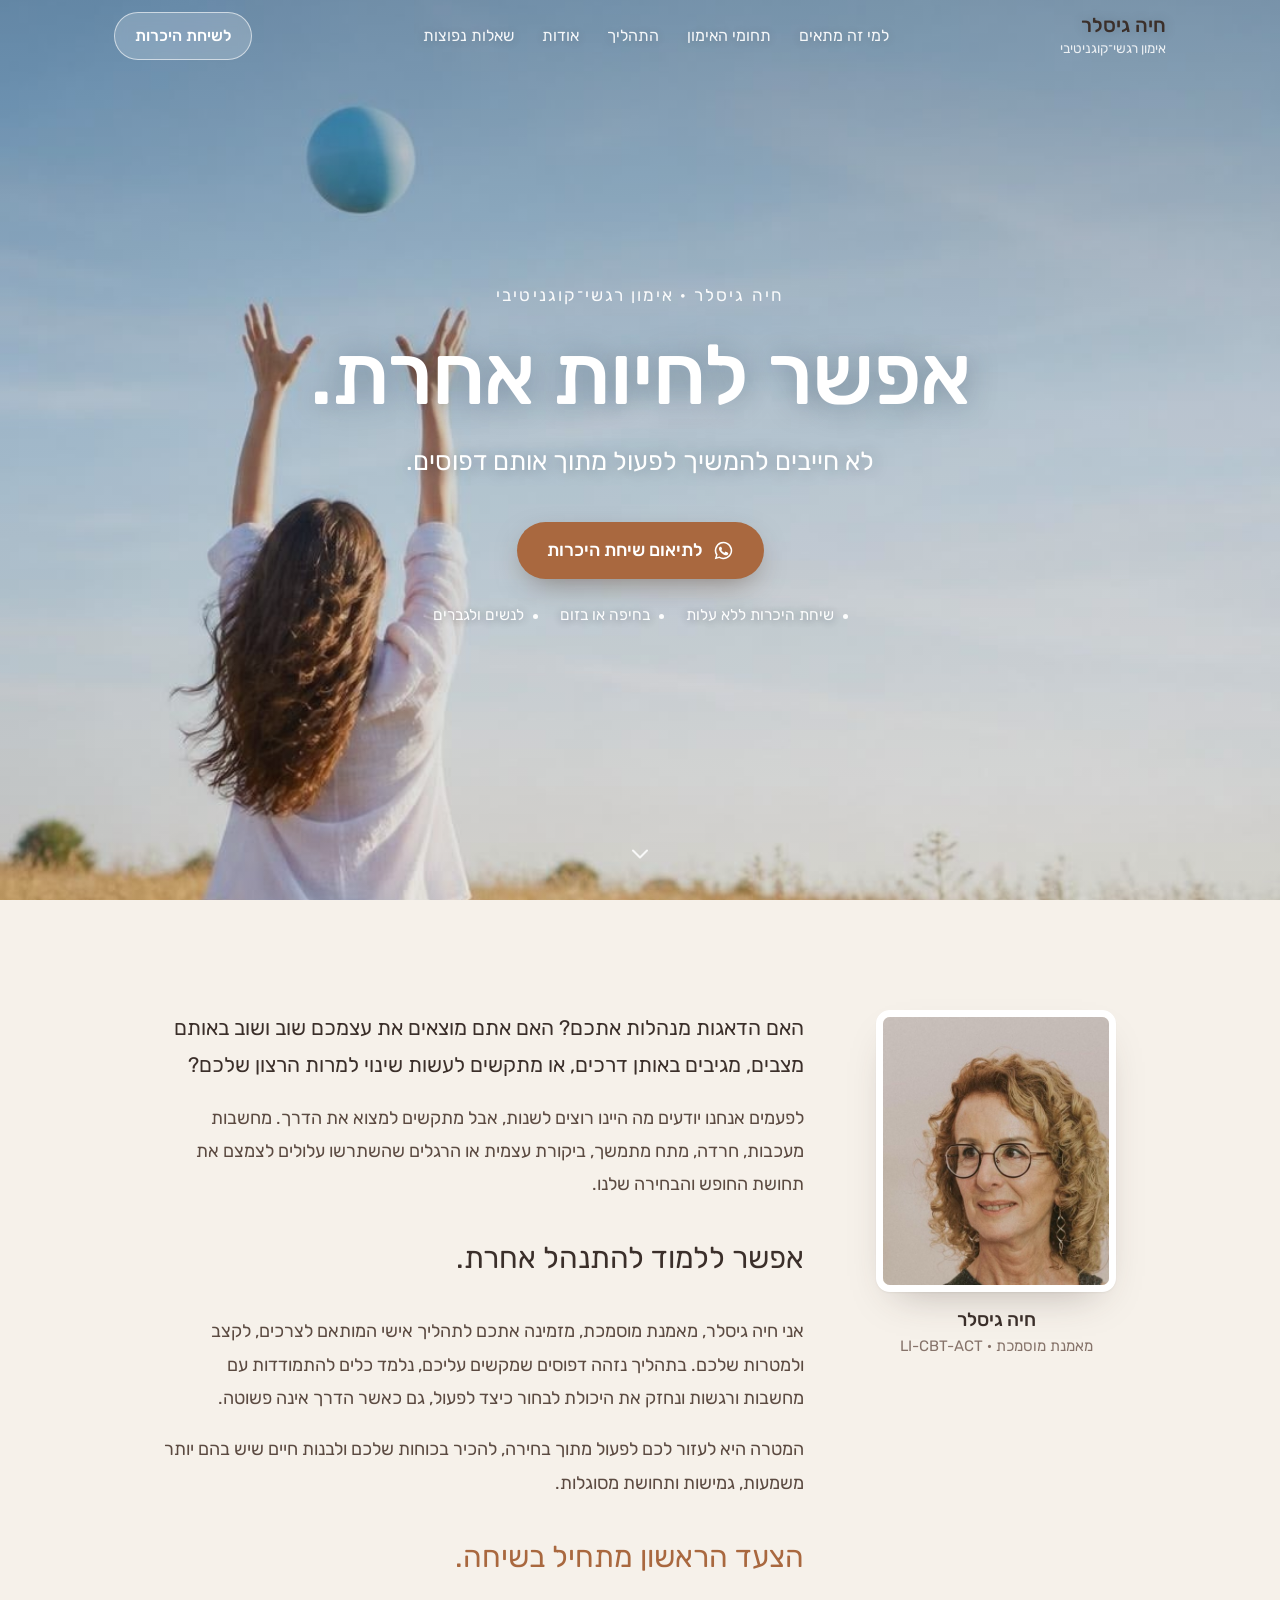
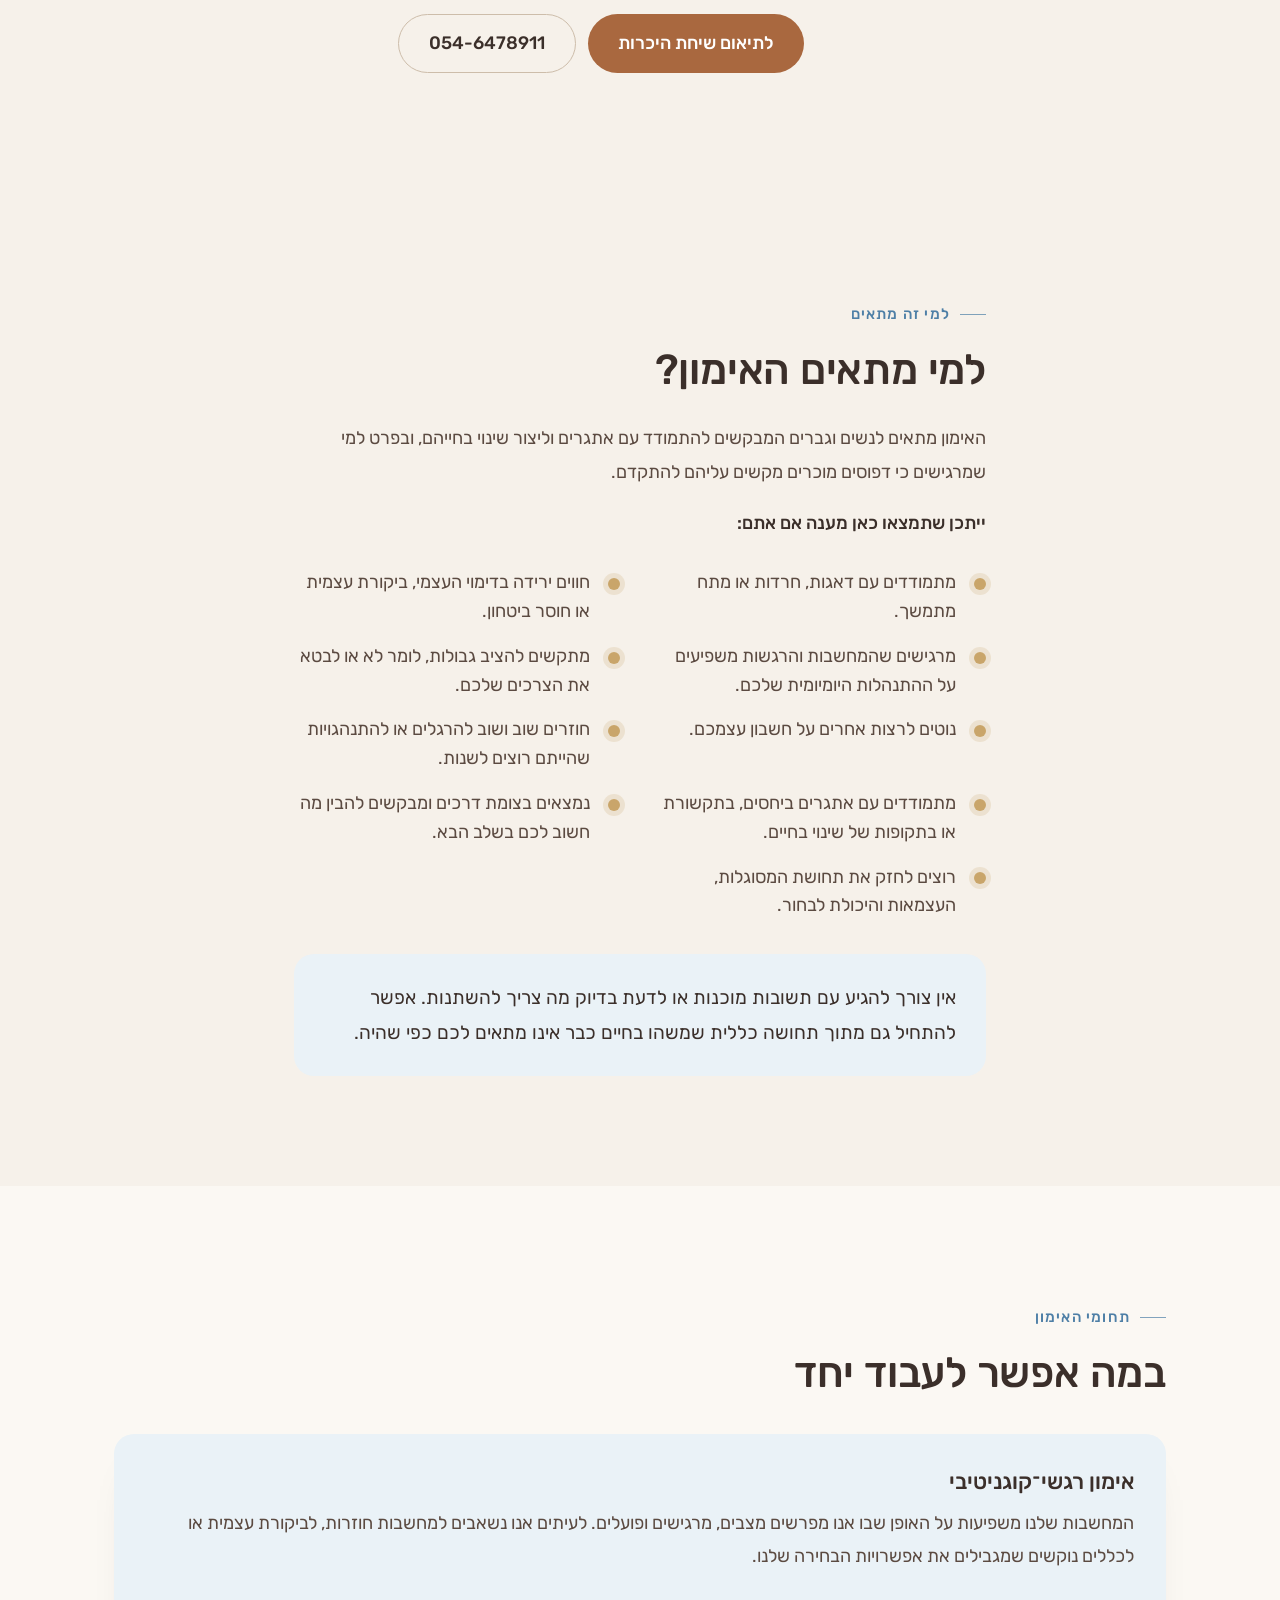
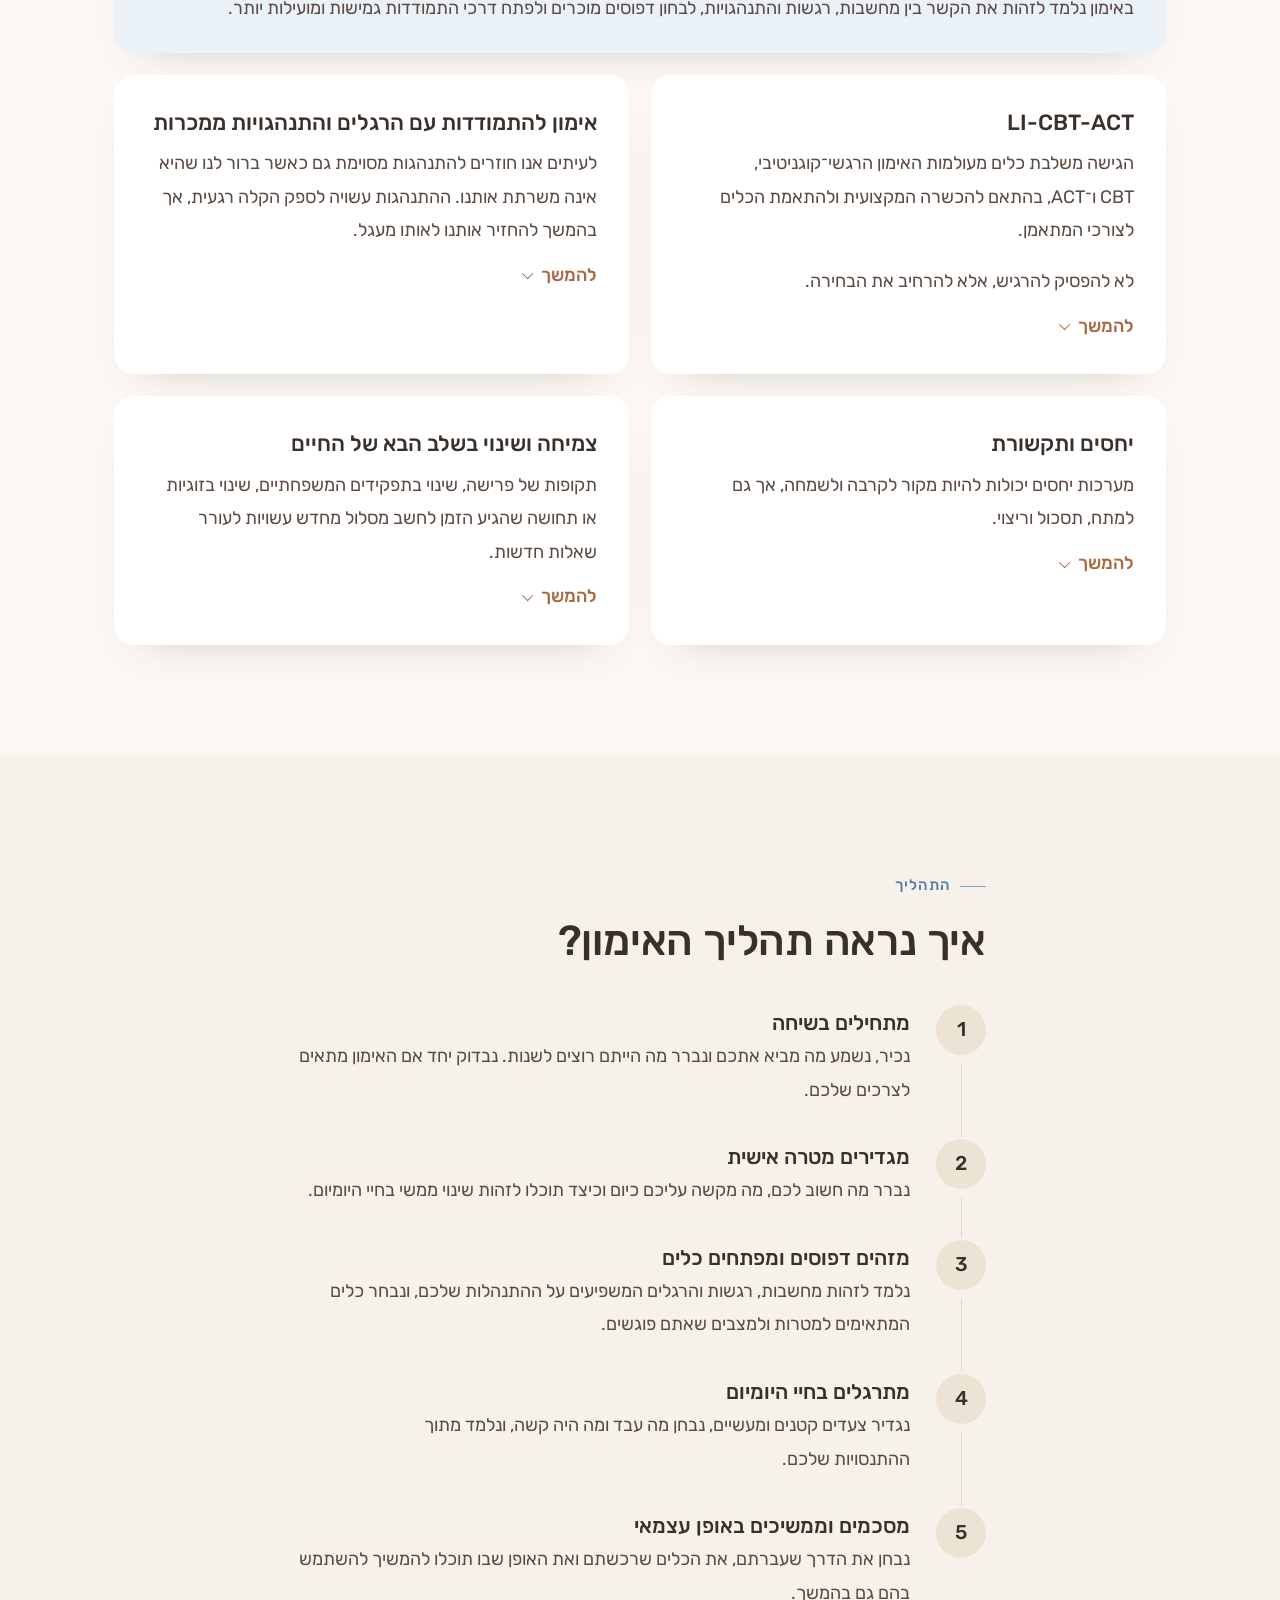
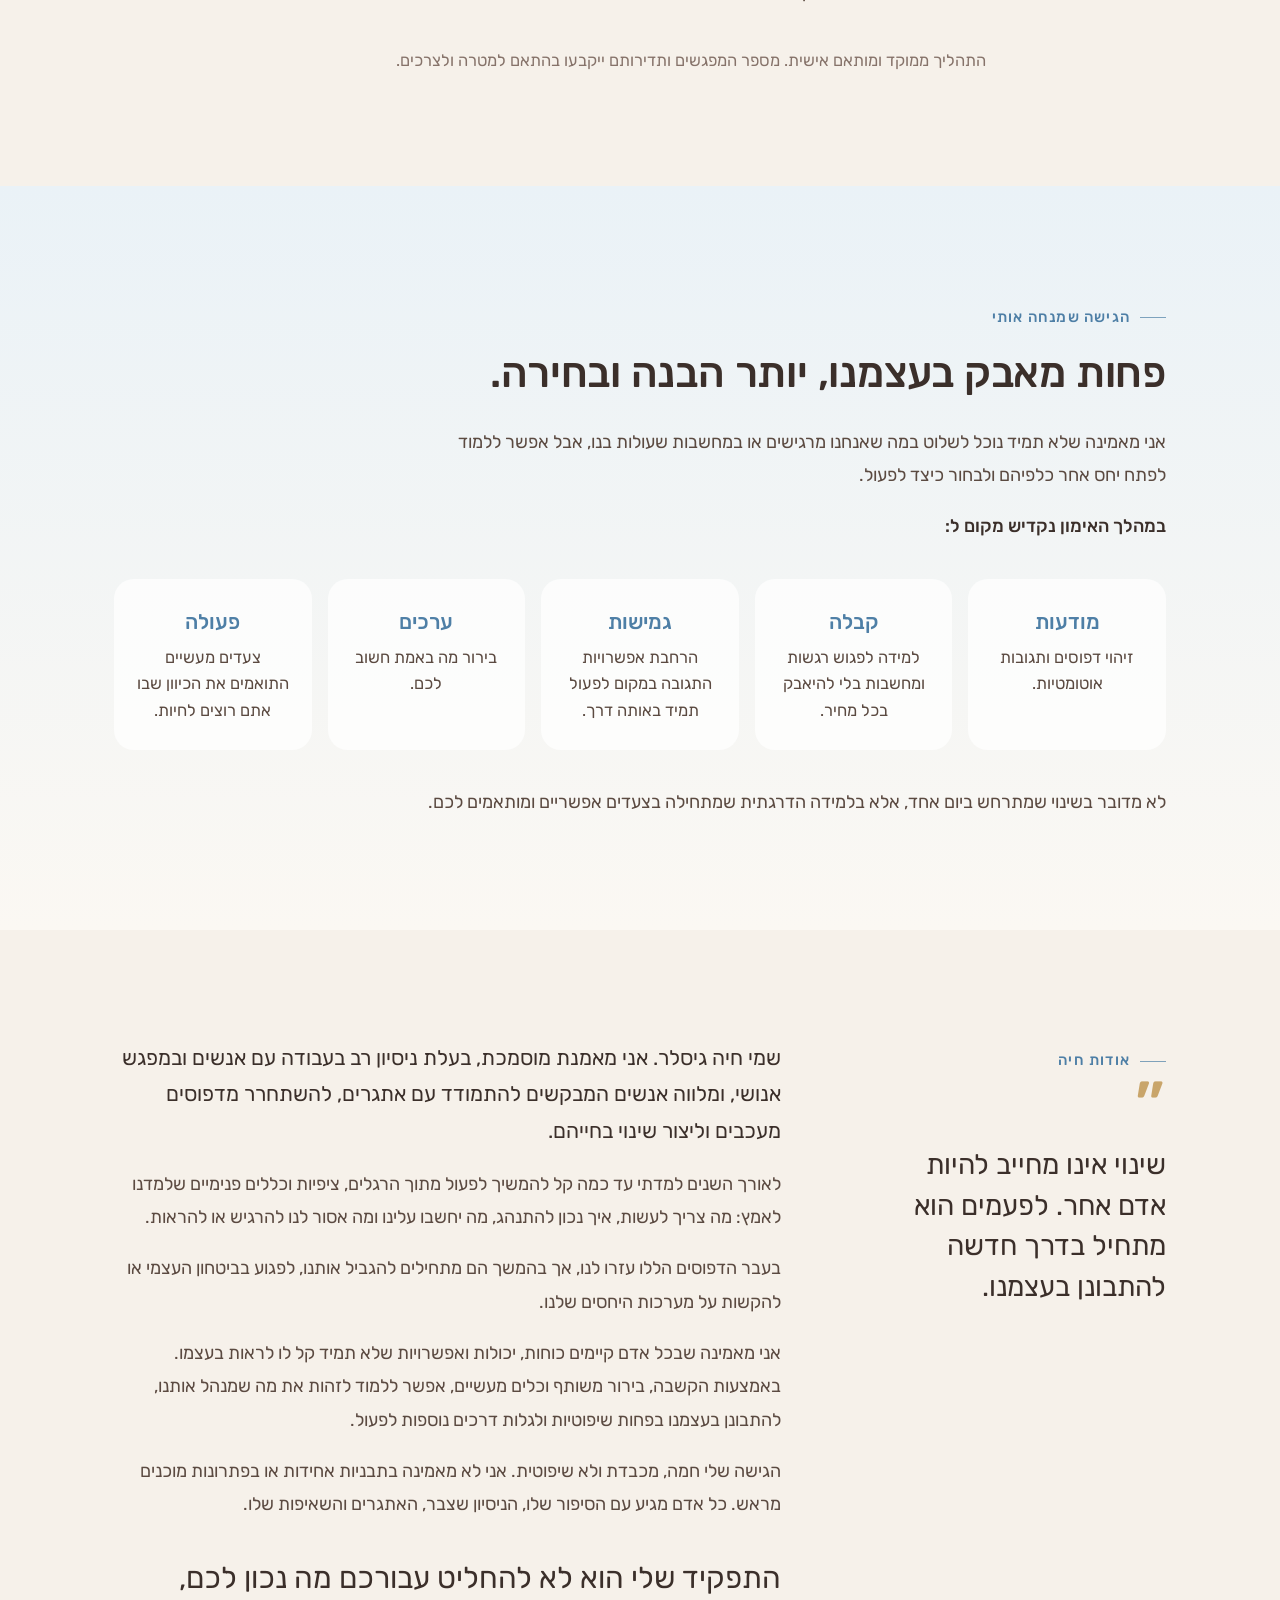
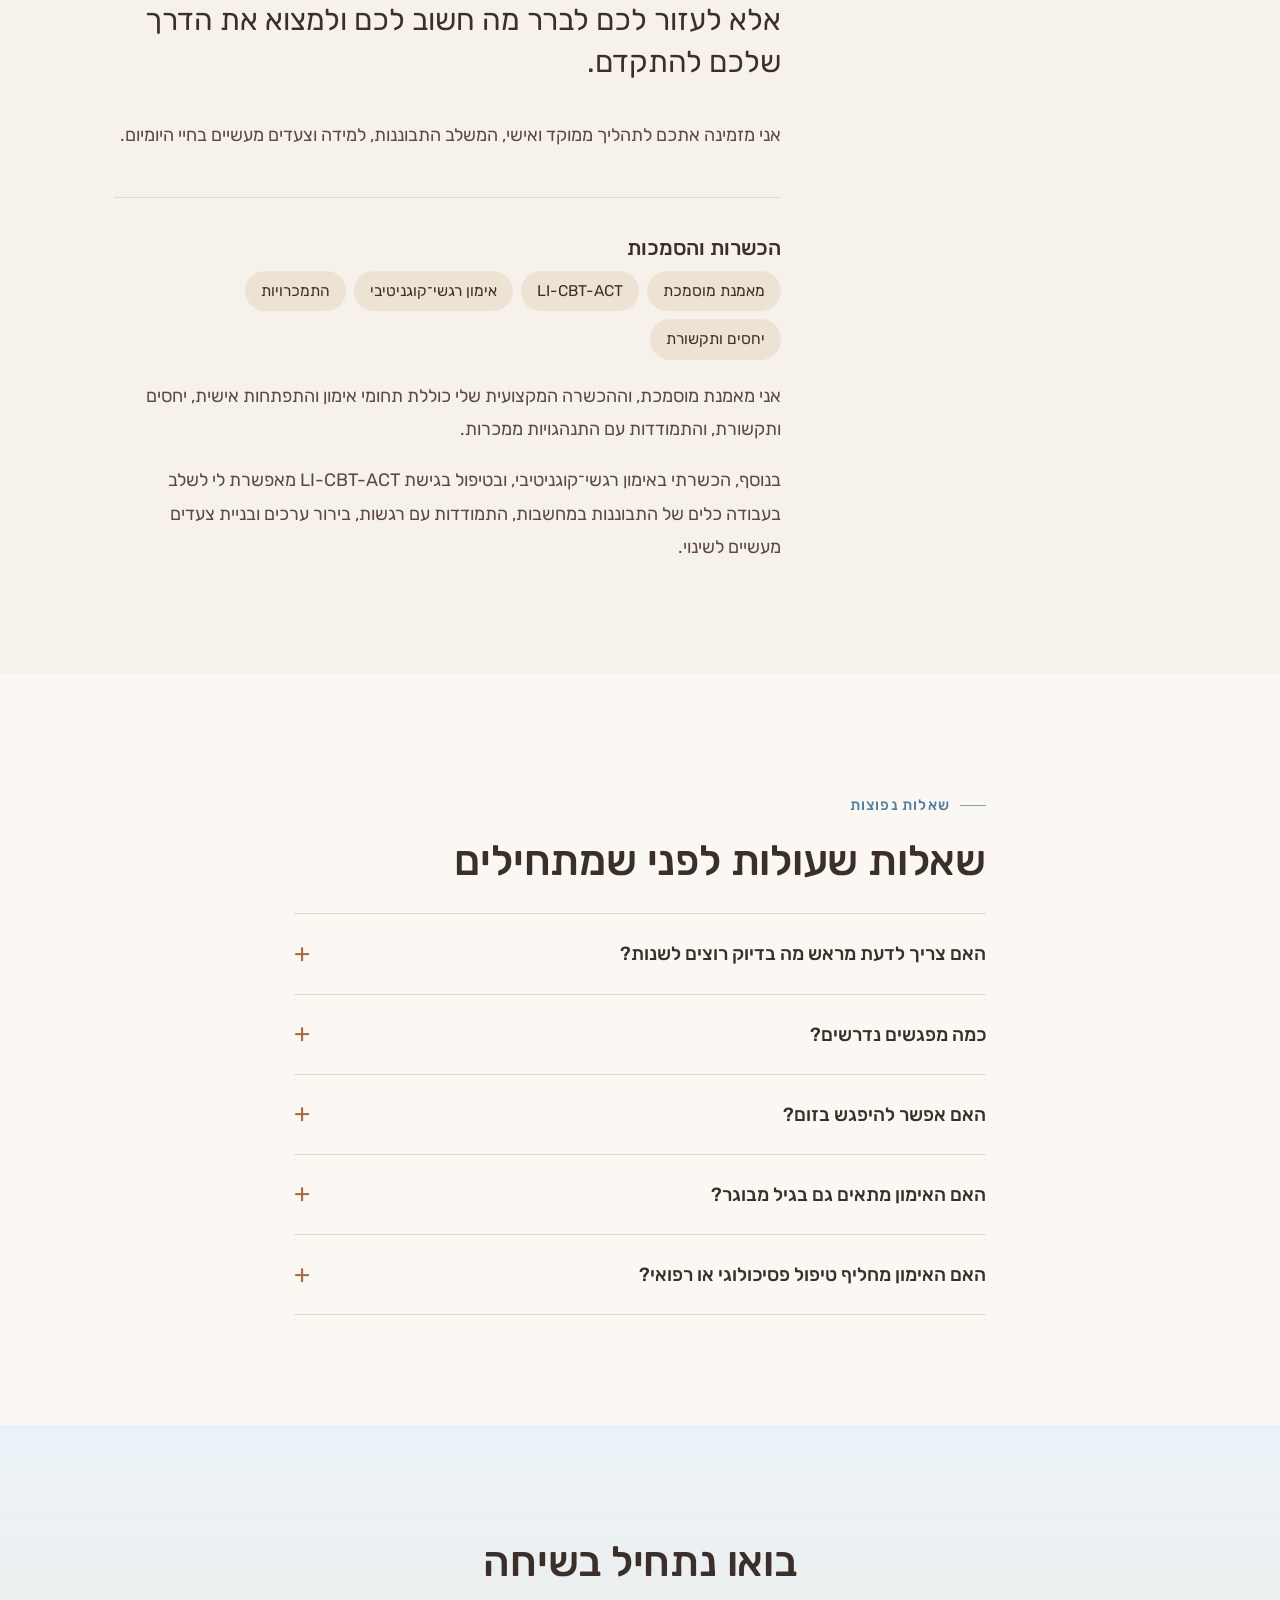
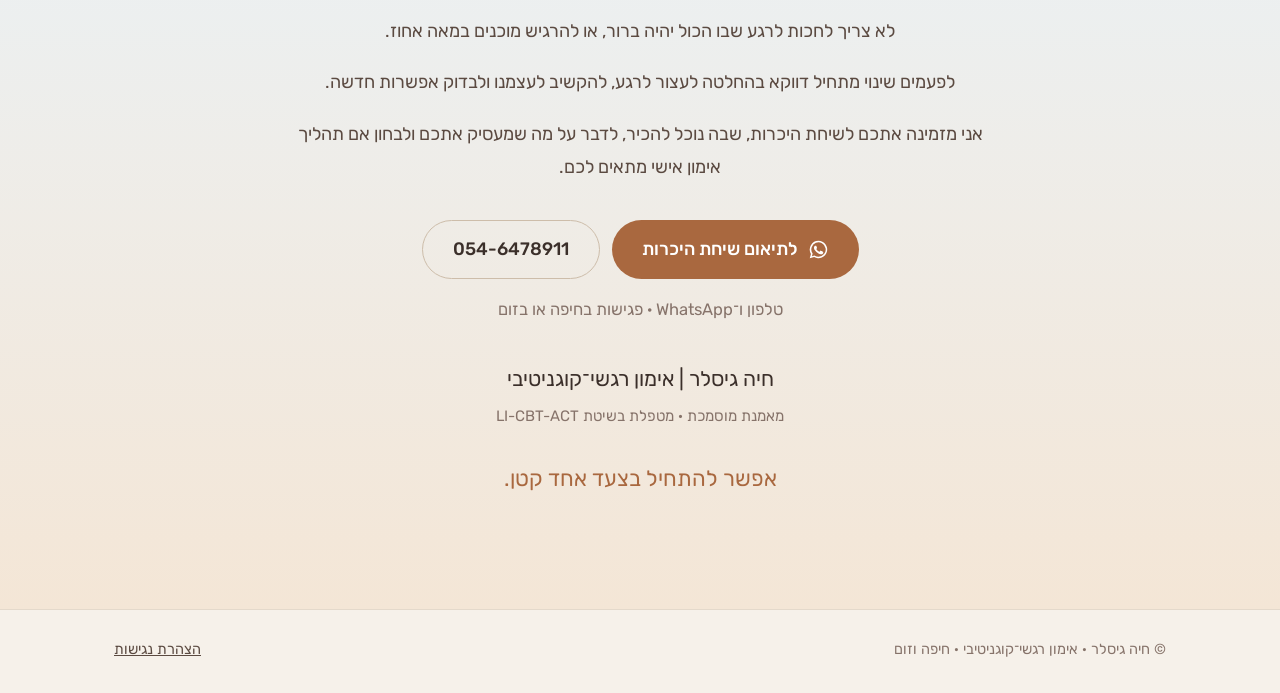
<file: index.html>
<!doctype html>
<html lang="he" dir="rtl">
<head>
<meta charset="utf-8">
<meta name="viewport" content="width=device-width,initial-scale=1">
<title>חיה גיסלר | אימון רגשי־קוגניטיבי בחיפה ובזום</title>
<meta name="description" content="אימון אישי קצר מועד לנשים ולגברים: התמודדות עם דאגות, חרדה ומתח, דפוסים חוזרים, הרגלים ממכרים, יחסים ותקשורת. בשילוב LI-CBT-ACT. בחיפה או בזום. שיחת היכרות ללא עלות.">
<meta property="og:title" content="חיה גיסלר | אימון רגשי־קוגניטיבי">
<meta property="og:description" content="אפשר לחיות אחרת. לא חייבים להמשיך לפעול מתוך אותם דפוסים.">
<meta property="og:image" content="assets/cover-wide.jpg">
<meta property="og:locale" content="he_IL">
<meta name="theme-color" content="#F6F1EA">
<link rel="icon" href="data:image/svg+xml,<svg xmlns='http://www.w3.org/2000/svg' viewBox='0 0 64 64'><circle cx='32' cy='32' r='32' fill='%23F28C3B'/><text x='32' y='45' font-size='38' text-anchor='middle' fill='white' font-family='serif' font-weight='700'>ח</text></svg>">
<link rel="preload" href="assets/cover-wide.jpg" as="image" media="(min-width:701px)">
<link rel="stylesheet" href="assets/fonts/fonts.css">
<link rel="stylesheet" href="assets/style.css">
</head>
<body>
<a class="skip" href="#main">דלגו לתוכן</a>

<header class="top" id="top">
  <div class="wrap">
    <a class="brand" href="#main"><b>חיה גיסלר</b><span>אימון רגשי־קוגניטיבי</span></a>
    <nav aria-label="ניווט ראשי">
      <ul class="nav">
        <li><a href="#who">למי זה מתאים</a></li>
        <li><a href="#areas">תחומי האימון</a></li>
        <li><a href="#process">התהליך</a></li>
        <li><a href="#about">אודות</a></li>
        <li><a href="#faq">שאלות נפוצות</a></li>
      </ul>
    </nav>
    <a class="btn btn-main js-wa" href="https://wa.me/972546478911">לשיחת היכרות</a>
  </div>
</header>

<main id="main">

<section class="cover" id="cover">
  <picture>
    <source media="(max-width:700px)" srcset="assets/cover-tall.jpg">
    <img class="cover-img" src="assets/cover-wide.jpg" alt="אישה בשדה מושיטה ידיים אל כדור תכלת בשמיים">
  </picture>
  <div class="cover-text">
    <p class="cover-name">חיה גיסלר · אימון רגשי־קוגניטיבי</p>
    <h1>אפשר לחיות אחרת.</h1>
    <p class="sub">לא חייבים להמשיך לפעול מתוך אותם דפוסים.</p>
    <div class="actions">
      <a class="btn btn-main js-wa" href="https://wa.me/972546478911">
        <svg viewBox="0 0 24 24" aria-hidden="true"><path fill="currentColor" d="M12 2a10 10 0 0 0-8.6 15.1L2 22l5-1.3A10 10 0 1 0 12 2zm0 18.2a8.2 8.2 0 0 1-4.2-1.2l-.3-.2-3 .8.8-2.9-.2-.3A8.2 8.2 0 1 1 12 20.2zm4.5-6.1c-.2-.1-1.5-.7-1.7-.8-.2-.1-.4-.1-.6.1l-.8 1c-.1.2-.3.2-.5.1a6.7 6.7 0 0 1-3.3-2.9c-.3-.4.3-.4.7-1.3.1-.2 0-.3 0-.4l-.8-1.8c-.2-.5-.4-.4-.6-.4h-.5a1 1 0 0 0-.7.3 3 3 0 0 0-.9 2.2 5.1 5.1 0 0 0 1.1 2.7 11.7 11.7 0 0 0 4.5 4c1.7.7 2.3.8 3.2.6.5-.1 1.5-.6 1.7-1.2.2-.6.2-1.1.2-1.2-.1-.1-.3-.2-.5-.3z"/></svg>
        לתיאום שיחת היכרות
      </a>
    </div>
    <p class="meta"><span>שיחת היכרות ללא עלות</span><span>בחיפה או בזום</span><span>לנשים ולגברים</span></p>
  </div>
  <a class="cue" href="#intro" aria-label="גללו למטה"><svg viewBox="0 0 24 24" aria-hidden="true"><path d="M6 9l6 6 6-6" fill="none" stroke="currentColor" stroke-width="1.8" stroke-linecap="round" stroke-linejoin="round"/></svg></a>
</section>

<section class="intro" id="intro">
  <div class="wrap">
    <figure class="portrait reveal">
      <img src="assets/haya.jpg" width="480" height="606" alt="חיה גיסלר, מאמנת מוסמכת">
      <figcaption><b>חיה גיסלר</b>מאמנת מוסמכת · <span class="ltr">LI-CBT-ACT</span></figcaption>
    </figure>
    <div class="reveal">
      <p class="lead">האם הדאגות מנהלות אתכם? האם אתם מוצאים את עצמכם שוב ושוב באותם מצבים, מגיבים באותן דרכים, או מתקשים לעשות שינוי למרות הרצון שלכם?</p>
      <p>לפעמים אנחנו יודעים מה היינו רוצים לשנות, אבל מתקשים למצוא את הדרך. מחשבות מעכבות, חרדה, מתח מתמשך, ביקורת עצמית או הרגלים שהשתרשו עלולים לצמצם את תחושת החופש והבחירה שלנו.</p>
      <p class="pull">אפשר ללמוד להתנהל אחרת.</p>
      <p>אני חיה גיסלר, מאמנת מוסמכת, מזמינה אתכם לתהליך אישי המותאם לצרכים, לקצב ולמטרות שלכם. בתהליך נזהה דפוסים שמקשים עליכם, נלמד כלים להתמודדות עם מחשבות ורגשות ונחזק את היכולת לבחור כיצד לפעול, גם כאשר הדרך אינה פשוטה.</p>
      <p>המטרה היא לעזור לכם לפעול מתוך בחירה, להכיר בכוחות שלכם ולבנות חיים שיש בהם יותר משמעות, גמישות ותחושת מסוגלות.</p>
      <p class="pull accent">הצעד הראשון מתחיל בשיחה.</p>
      <div class="actions">
        <a class="btn btn-main js-wa" href="https://wa.me/972546478911">לתיאום שיחת היכרות</a>
        <a class="btn btn-line" href="tel:+972546478911"><span class="ltr">054-6478911</span></a>
      </div>
    </div>
  </div>
</section>

<section id="who">
  <div class="wrap narrow">
    <span class="kicker">למי זה מתאים</span>
    <h2>למי מתאים האימון?</h2>
    <p>האימון מתאים לנשים וגברים המבקשים להתמודד עם אתגרים וליצור שינוי בחייהם, ובפרט למי שמרגישים כי דפוסים מוכרים מקשים עליהם להתקדם.</p>
    <p><b>ייתכן שתמצאו כאן מענה אם אתם:</b></p>
    <ul class="checks">
      <li>מתמודדים עם דאגות, חרדות או מתח מתמשך.</li>
      <li>חווים ירידה בדימוי העצמי, ביקורת עצמית או חוסר ביטחון.</li>
      <li>מרגישים שהמחשבות והרגשות משפיעים על ההתנהלות היומיומית שלכם.</li>
      <li>מתקשים להציב גבולות, לומר לא או לבטא את הצרכים שלכם.</li>
      <li>נוטים לרצות אחרים על חשבון עצמכם.</li>
      <li>חוזרים שוב ושוב להרגלים או להתנהגויות שהייתם רוצים לשנות.</li>
      <li>מתמודדים עם אתגרים ביחסים, בתקשורת או בתקופות של שינוי בחיים.</li>
      <li>נמצאים בצומת דרכים ומבקשים להבין מה חשוב לכם בשלב הבא.</li>
      <li>רוצים לחזק את תחושת המסוגלות, העצמאות והיכולת לבחור.</li>
    </ul>
    <p class="note">אין צורך להגיע עם תשובות מוכנות או לדעת בדיוק מה צריך להשתנות. אפשר להתחיל גם מתוך תחושה כללית שמשהו בחיים כבר אינו מתאים לכם כפי שהיה.</p>
  </div>
</section>

<section id="areas" class="tint">
  <div class="wrap">
    <span class="kicker">תחומי האימון</span>
    <h2>במה אפשר לעבוד יחד</h2>
    <div class="areas">
      <article class="area">
        <h3>אימון רגשי־קוגניטיבי</h3>
        <p>המחשבות שלנו משפיעות על האופן שבו אנו מפרשים מצבים, מרגישים ופועלים. לעיתים אנו נשאבים למחשבות חוזרות, לביקורת עצמית או לכללים נוקשים שמגבילים את אפשרויות הבחירה שלנו.</p>
        <p>באימון נלמד לזהות את הקשר בין מחשבות, רגשות והתנהגויות, לבחון דפוסים מוכרים ולפתח דרכי התמודדות גמישות ומועילות יותר.</p>
      </article>
      <article class="area">
        <h3><span class="ltr">LI-CBT-ACT</span></h3>
        <p>הגישה משלבת כלים מעולמות האימון הרגשי־קוגניטיבי, <span class="ltr">CBT</span> ו־<span class="ltr">ACT</span>, בהתאם להכשרה המקצועית ולהתאמת הכלים לצורכי המתאמן.</p>
        <p>לא להפסיק להרגיש, אלא להרחיב את הבחירה.</p>
        <details><summary>להמשך</summary>
          <p>העבודה עשויה לכלול זיהוי דפוסי חשיבה, שינוי היחס למחשבות, פיתוח קשיבות לרגע הנוכחי, נכונות לפגוש רגשות לא פשוטים ובירור ערכים אישיים.</p>
          <p>במקום להמתין שכל חשש ייעלם או שכל התנאים יהיו מושלמים, נלמד לזהות מה חשוב לכם ולפעול בצעדים קטנים בכיוון הזה.</p>
        </details>
      </article>
      <article class="area">
        <h3>אימון להתמודדות עם הרגלים והתנהגויות ממכרות</h3>
        <p>לעיתים אנו חוזרים להתנהגות מסוימת גם כאשר ברור לנו שהיא אינה משרתת אותנו. ההתנהגות עשויה לספק הקלה רגעית, אך בהמשך להחזיר אותנו לאותו מעגל.</p>
        <details><summary>להמשך</summary>
          <p>האימון מתמקד בזיהוי מצבים מעוררים, הבנת הקשר בין רגשות להתנהגות, בירור הצרכים שמתחת להרגל ופיתוח אפשרויות תגובה חלופיות.</p>
          <p>העבודה מותאמת לאדם ולמטרותיו. במצבים של התמכרות הדורשת טיפול ייעודי, האימון אינו תחליף לטיפול רפואי או נפשי מתאים.</p>
        </details>
      </article>
      <article class="area">
        <h3>יחסים ותקשורת</h3>
        <p>מערכות יחסים יכולות להיות מקור לקרבה ולשמחה, אך גם למתח, תסכול וריצוי.</p>
        <details><summary>להמשך</summary>
          <p>האימון יכול לסייע בבירור צרכים וציפיות, פיתוח תקשורת ברורה, הצבת גבולות, התמודדות עם ביקורת וחיזוק היכולת לשמור על קשר עם אחרים מבלי לאבד את הקשר עם עצמנו.</p>
        </details>
      </article>
      <article class="area">
        <h3>צמיחה ושינוי בשלב הבא של החיים</h3>
        <p>תקופות של פרישה, שינוי בתפקידים המשפחתיים, שינוי בזוגיות או תחושה שהגיע הזמן לחשב מסלול מחדש עשויות לעורר שאלות חדשות.</p>
        <details><summary>להמשך</summary>
          <p>האימון מאפשר לעצור ולברר: מה חשוב לי היום? מה אני רוצה לשמר, ומה הגיע הזמן לשנות? אילו אפשרויות עדיין פתוחות בפניי?</p>
          <p>המטרה היא לבנות כיוון אישי ומשמעותי שמתאים לשלב החיים הנוכחי.</p>
        </details>
      </article>
    </div>
  </div>
</section>

<section id="process">
  <div class="wrap narrow">
    <span class="kicker">התהליך</span>
    <h2>איך נראה תהליך האימון?</h2>
    <ol class="steps">
      <li><h3>מתחילים בשיחה</h3><p>נכיר, נשמע מה מביא אתכם ונברר מה הייתם רוצים לשנות. נבדוק יחד אם האימון מתאים לצרכים שלכם.</p></li>
      <li><h3>מגדירים מטרה אישית</h3><p>נברר מה חשוב לכם, מה מקשה עליכם כיום וכיצד תוכלו לזהות שינוי ממשי בחיי היומיום.</p></li>
      <li><h3>מזהים דפוסים ומפתחים כלים</h3><p>נלמד לזהות מחשבות, רגשות והרגלים המשפיעים על ההתנהלות שלכם, ונבחר כלים המתאימים למטרות ולמצבים שאתם פוגשים.</p></li>
      <li><h3>מתרגלים בחיי היומיום</h3><p>נגדיר צעדים קטנים ומעשיים, נבחן מה עבד ומה היה קשה, ונלמד מתוך ההתנסויות שלכם.</p></li>
      <li><h3>מסכמים וממשיכים באופן עצמאי</h3><p>נבחן את הדרך שעברתם, את הכלים שרכשתם ואת האופן שבו תוכלו להמשיך להשתמש בהם גם בהמשך.</p></li>
    </ol>
    <p class="small">התהליך ממוקד ומותאם אישית. מספר המפגשים ותדירותם ייקבעו בהתאם למטרה ולצרכים.</p>
  </div>
</section>

<section id="approach" class="tint">
  <div class="wrap">
    <div class="narrow">
      <span class="kicker">הגישה שמנחה אותי</span>
      <h2>פחות מאבק בעצמנו, יותר הבנה ובחירה.</h2>
      <p>אני מאמינה שלא תמיד נוכל לשלוט במה שאנחנו מרגישים או במחשבות שעולות בנו, אבל אפשר ללמוד לפתח יחס אחר כלפיהם ולבחור כיצד לפעול.</p>
      <p><b>במהלך האימון נקדיש מקום ל:</b></p>
    </div>
    <ul class="pillars">
      <li><b>מודעות</b>זיהוי דפוסים ותגובות אוטומטיות.</li>
      <li><b>קבלה</b>למידה לפגוש רגשות ומחשבות בלי להיאבק בכל מחיר.</li>
      <li><b>גמישות</b>הרחבת אפשרויות התגובה במקום לפעול תמיד באותה דרך.</li>
      <li><b>ערכים</b>בירור מה באמת חשוב לכם.</li>
      <li><b>פעולה</b>צעדים מעשיים התואמים את הכיוון שבו אתם רוצים לחיות.</li>
    </ul>
    <p class="narrow">לא מדובר בשינוי שמתרחש ביום אחד, אלא בלמידה הדרגתית שמתחילה בצעדים אפשריים ומותאמים לכם.</p>
  </div>
</section>

<section id="about" class="about">
  <div class="wrap">
    <aside>
      <span class="kicker">אודות חיה</span>
      <blockquote>שינוי אינו מחייב להיות אדם אחר. לפעמים הוא מתחיל בדרך חדשה להתבונן בעצמנו.</blockquote>
    </aside>
    <div>
      <p class="lead">שמי חיה גיסלר. אני מאמנת מוסמכת, בעלת ניסיון רב בעבודה עם אנשים ובמפגש אנושי, ומלווה אנשים המבקשים להתמודד עם אתגרים, להשתחרר מדפוסים מעכבים וליצור שינוי בחייהם.</p>
      <p>לאורך השנים למדתי עד כמה קל להמשיך לפעול מתוך הרגלים, ציפיות וכללים פנימיים שלמדנו לאמץ: מה צריך לעשות, איך נכון להתנהג, מה יחשבו עלינו ומה אסור לנו להרגיש או להראות.</p>
      <p>בעבר הדפוסים הללו עזרו לנו, אך בהמשך הם מתחילים להגביל אותנו, לפגוע בביטחון העצמי או להקשות על מערכות היחסים שלנו.</p>
      <p>אני מאמינה שבכל אדם קיימים כוחות, יכולות ואפשרויות שלא תמיד קל לו לראות בעצמו. באמצעות הקשבה, בירור משותף וכלים מעשיים, אפשר ללמוד לזהות את מה שמנהל אותנו, להתבונן בעצמנו בפחות שיפוטיות ולגלות דרכים נוספות לפעול.</p>
      <p>הגישה שלי חמה, מכבדת ולא שיפוטית. אני לא מאמינה בתבניות אחידות או בפתרונות מוכנים מראש. כל אדם מגיע עם הסיפור שלו, הניסיון שצבר, האתגרים והשאיפות שלו.</p>
      <p class="pull">התפקיד שלי הוא לא להחליט עבורכם מה נכון לכם, אלא לעזור לכם לברר מה חשוב לכם ולמצוא את הדרך שלכם להתקדם.</p>
      <p>אני מזמינה אתכם לתהליך ממוקד ואישי, המשלב התבוננות, למידה וצעדים מעשיים בחיי היומיום.</p>

      <div class="creds">
        <h3>הכשרות והסמכות</h3>
        <ul>
          <li>מאמנת מוסמכת</li>
          <li><span class="ltr">LI-CBT-ACT</span></li>
          <li>אימון רגשי־קוגניטיבי</li>
          <li>התמכרויות</li>
          <li>יחסים ותקשורת</li>
        </ul>
        <p>אני מאמנת מוסמכת, וההכשרה המקצועית שלי כוללת תחומי אימון והתפתחות אישית, יחסים ותקשורת, והתמודדות עם התנהגויות ממכרות.</p>
        <p>בנוסף, הכשרתי באימון רגשי־קוגניטיבי, ובטיפול בגישת <span class="ltr">LI-CBT-ACT</span> מאפשרת לי לשלב בעבודה כלים של התבוננות במחשבות, התמודדות עם רגשות, בירור ערכים ובניית צעדים מעשיים לשינוי.</p>
      </div>
    </div>
  </div>
</section>

<section id="faq" class="faq tint">
  <div class="wrap narrow">
    <span class="kicker">שאלות נפוצות</span>
    <h2>שאלות שעולות לפני שמתחילים</h2>
    <details><summary>האם צריך לדעת מראש מה בדיוק רוצים לשנות?</summary><p>לא. אפשר להתחיל גם מתחושה של תקיעות, עומס או רצון שמשהו בחיים יהיה אחרת. נברר יחד מה מעסיק אתכם ומה תרצו להשיג.</p></details>
    <details><summary>כמה מפגשים נדרשים?</summary><p>האימון מתוכנן בהתאם למטרה האישית. לעיתים ניתן להתמקד בנושא מסוים בתהליך קצר, ובמקרים אחרים נדרש זמן נוסף לתרגול ולהטמעה.</p></details>
    <details><summary>האם אפשר להיפגש בזום?</summary><p>ניתן להציע מפגשים בזום או פנים אל פנים, בהתאם לאפשרויות הקיימות ולתיאום מראש.</p></details>
    <details><summary>האם האימון מתאים גם בגיל מבוגר?</summary><p>בהחלט. בכל שלב בחיים אפשר לבחון הרגלים, לגלות אפשרויות חדשות ולברר מה חשוב לנו בהמשך הדרך.</p></details>
    <details><summary>האם האימון מחליף טיפול פסיכולוגי או רפואי?</summary><p>לא. אימון הוא תהליך נפרד מטיפול רפואי או נפשי. כאשר מתעורר צורך בטיפול כזה, חשוב לפנות לאיש המקצוע המתאים. ניתן לברר בשיחת ההיכרות אם האימון מתאים למצב ולמטרות שלכם.</p></details>
  </div>
</section>

<section id="contact" class="contact">
  <div class="wrap">
    <h2>בואו נתחיל בשיחה</h2>
    <p>לא צריך לחכות לרגע שבו הכול יהיה ברור, או להרגיש מוכנים במאה אחוז.</p>
    <p>לפעמים שינוי מתחיל דווקא בהחלטה לעצור לרגע, להקשיב לעצמנו ולבדוק אפשרות חדשה.</p>
    <p>אני מזמינה אתכם לשיחת היכרות, שבה נוכל להכיר, לדבר על מה שמעסיק אתכם ולבחון אם תהליך אימון אישי מתאים לכם.</p>
    <div class="actions">
      <a class="btn btn-main js-wa" href="https://wa.me/972546478911">
        <svg viewBox="0 0 24 24" aria-hidden="true"><path fill="currentColor" d="M12 2a10 10 0 0 0-8.6 15.1L2 22l5-1.3A10 10 0 1 0 12 2zm0 18.2a8.2 8.2 0 0 1-4.2-1.2l-.3-.2-3 .8.8-2.9-.2-.3A8.2 8.2 0 1 1 12 20.2zm4.5-6.1c-.2-.1-1.5-.7-1.7-.8-.2-.1-.4-.1-.6.1l-.8 1c-.1.2-.3.2-.5.1a6.7 6.7 0 0 1-3.3-2.9c-.3-.4.3-.4.7-1.3.1-.2 0-.3 0-.4l-.8-1.8c-.2-.5-.4-.4-.6-.4h-.5a1 1 0 0 0-.7.3 3 3 0 0 0-.9 2.2 5.1 5.1 0 0 0 1.1 2.7 11.7 11.7 0 0 0 4.5 4c1.7.7 2.3.8 3.2.6.5-.1 1.5-.6 1.7-1.2.2-.6.2-1.1.2-1.2-.1-.1-.3-.2-.5-.3z"/></svg>
        לתיאום שיחת היכרות
      </a>
      <a class="btn btn-line" href="tel:+972546478911"><span class="ltr">054-6478911</span></a>
    </div>
    <p class="small">טלפון ו־WhatsApp · פגישות בחיפה או בזום</p>
    <p class="sign">חיה גיסלר | אימון רגשי־קוגניטיבי<small>מאמנת מוסמכת · מטפלת בשיטת <span class="ltr">LI-CBT-ACT</span></small></p>
    <p class="last">אפשר להתחיל בצעד אחד קטן.</p>
  </div>
</section>

</main>

<footer>
  <div class="wrap">
    <span>© חיה גיסלר · אימון רגשי־קוגניטיבי · חיפה וזום</span>
    <a href="accessibility.html">הצהרת נגישות</a>
  </div>
</footer>

<a class="fab js-wa" href="https://wa.me/972546478911" aria-label="שליחת הודעה בוואטסאפ לחיה">
  <svg viewBox="0 0 24 24" aria-hidden="true"><path fill="currentColor" d="M12 2a10 10 0 0 0-8.6 15.1L2 22l5-1.3A10 10 0 1 0 12 2zm0 18.2a8.2 8.2 0 0 1-4.2-1.2l-.3-.2-3 .8.8-2.9-.2-.3A8.2 8.2 0 1 1 12 20.2zm4.5-6.1c-.2-.1-1.5-.7-1.7-.8-.2-.1-.4-.1-.6.1l-.8 1c-.1.2-.3.2-.5.1a6.7 6.7 0 0 1-3.3-2.9c-.3-.4.3-.4.7-1.3.1-.2 0-.3 0-.4l-.8-1.8c-.2-.5-.4-.4-.6-.4h-.5a1 1 0 0 0-.7.3 3 3 0 0 0-.9 2.2 5.1 5.1 0 0 0 1.1 2.7 11.7 11.7 0 0 0 4.5 4c1.7.7 2.3.8 3.2.6.5-.1 1.5-.6 1.7-1.2.2-.6.2-1.1.2-1.2-.1-.1-.3-.2-.5-.3z"/></svg>
</a>

<script>
// WhatsApp links open with a ready Hebrew message
const msg = encodeURIComponent('שלום חיה, הגעתי מהאתר ואשמח לתאם שיחת היכרות');
document.querySelectorAll('.js-wa').forEach(a => a.href = 'https://wa.me/972546478911?text=' + msg);
// header line on scroll; hide the floating button over the contact section
const top_ = document.getElementById('top'), fab = document.querySelector('.fab');
const onScroll = () => top_.classList.toggle('scrolled', scrollY > innerHeight * 0.6);
addEventListener('scroll', onScroll, {passive: true}); onScroll();
// gentle fade-in while scrolling
const rv = new IntersectionObserver(es => es.forEach(e => { if (e.isIntersecting) { e.target.classList.add('in'); rv.unobserve(e.target); } }), {rootMargin: '0px 0px -8% 0px'});
document.querySelectorAll('.reveal, section:not(.cover) h2, .area, .steps li, .pillars li, .faq details, .checks').forEach(el => { el.classList.add('reveal'); rv.observe(el); });
document.documentElement.classList.add('js');
// hide the floating button while another WhatsApp button is on screen (hero, contact)
const seen = new Set();
const io = new IntersectionObserver(es => { es.forEach(e => e.isIntersecting ? seen.add(e.target) : seen.delete(e.target)); fab.classList.toggle('hide', seen.size > 0); });
document.querySelectorAll('.cover .actions, #contact').forEach(el => io.observe(el));
</script>
</body>
</html>
</file>
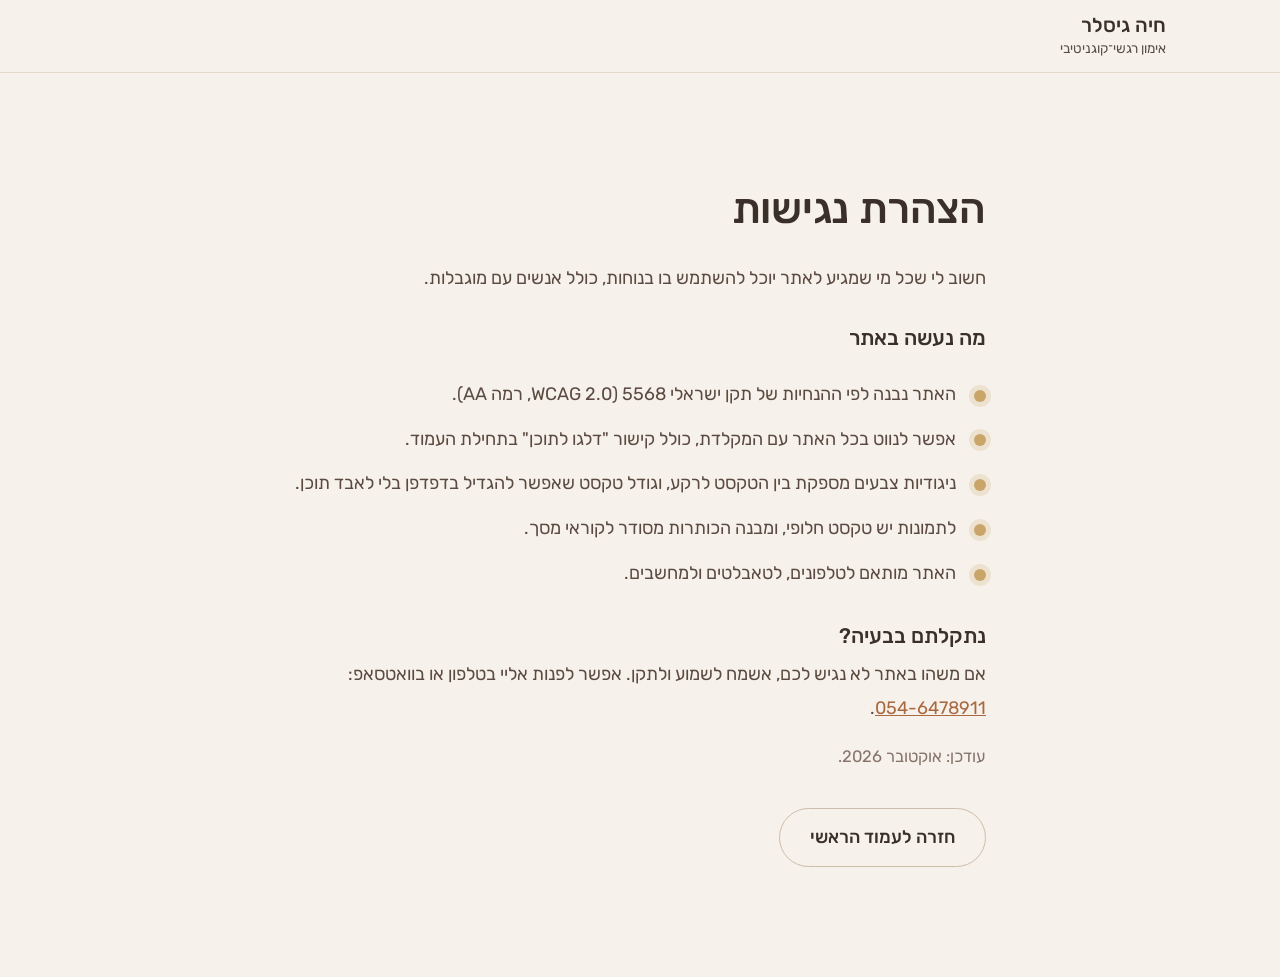
<file: accessibility.html>
<!doctype html>
<html lang="he" dir="rtl">
<head>
<meta charset="utf-8">
<meta name="viewport" content="width=device-width,initial-scale=1">
<title>הצהרת נגישות | חיה גיסלר</title>
<link rel="stylesheet" href="assets/fonts/fonts.css">
<link rel="stylesheet" href="assets/style.css">
</head>
<body>
<header class="top scrolled" style="position:sticky">
  <div class="wrap"><a class="brand" href="./"><b>חיה גיסלר</b><span>אימון רגשי־קוגניטיבי</span></a></div>
</header>
<main id="main">
<section>
  <div class="wrap narrow">
    <h2>הצהרת נגישות</h2>
    <p>חשוב לי שכל מי שמגיע לאתר יוכל להשתמש בו בנוחות, כולל אנשים עם מוגבלות.</p>
    <h3 style="margin-top:1.4em">מה נעשה באתר</h3>
    <ul class="checks" style="grid-template-columns:1fr">
      <li>האתר נבנה לפי ההנחיות של תקן ישראלי 5568 (<span class="ltr">WCAG 2.0</span>, רמה <span class="ltr">AA</span>).</li>
      <li>אפשר לנווט בכל האתר עם המקלדת, כולל קישור "דלגו לתוכן" בתחילת העמוד.</li>
      <li>ניגודיות צבעים מספקת בין הטקסט לרקע, וגודל טקסט שאפשר להגדיל בדפדפן בלי לאבד תוכן.</li>
      <li>לתמונות יש טקסט חלופי, ומבנה הכותרות מסודר לקוראי מסך.</li>
      <li>האתר מותאם לטלפונים, לטאבלטים ולמחשבים.</li>
    </ul>
    <h3 style="margin-top:1.4em">נתקלתם בבעיה?</h3>
    <p>אם משהו באתר לא נגיש לכם, אשמח לשמוע ולתקן. אפשר לפנות אליי בטלפון או בוואטסאפ: <a href="tel:+972546478911" class="ltr">054-6478911</a>.</p>
    <p class="small">עודכן: אוקטובר 2026.</p>
    <p style="margin-top:2em"><a class="btn btn-line" href="./">חזרה לעמוד הראשי</a></p>
  </div>
</section>
</main>
</body>
</html>
</file>
<file: assets/fonts/fonts.css>
/* Rubik (OFL), same font as bula.co.il. From @fontsource/rubik 5.3.0 */
@font-face{font-family:'Rubik';font-style:normal;font-weight:400;font-display:swap;src:url(rubik-hebrew-400-normal.woff2) format('woff2');unicode-range:U+0307-0308,U+0590-05FF,U+200C-2010,U+20AA,U+25CC,U+FB1D-FB4F}
@font-face{font-family:'Rubik';font-style:normal;font-weight:400;font-display:swap;src:url(rubik-latin-400-normal.woff2) format('woff2');unicode-range:U+0000-00FF,U+0131,U+0152-0153,U+02BB-02BC,U+02C6,U+02DA,U+02DC,U+0304,U+0308,U+0329,U+2000-206F,U+20AC,U+2122,U+2191,U+2193,U+2212,U+2215,U+FEFF,U+FFFD}
@font-face{font-family:'Rubik';font-style:normal;font-weight:500;font-display:swap;src:url(rubik-hebrew-500-normal.woff2) format('woff2');unicode-range:U+0307-0308,U+0590-05FF,U+200C-2010,U+20AA,U+25CC,U+FB1D-FB4F}
@font-face{font-family:'Rubik';font-style:normal;font-weight:500;font-display:swap;src:url(rubik-latin-500-normal.woff2) format('woff2');unicode-range:U+0000-00FF,U+0131,U+0152-0153,U+02BB-02BC,U+02C6,U+02DA,U+02DC,U+0304,U+0308,U+0329,U+2000-206F,U+20AC,U+2122,U+2191,U+2193,U+2212,U+2215,U+FEFF,U+FFFD}
@font-face{font-family:'Rubik';font-style:normal;font-weight:700;font-display:swap;src:url(rubik-hebrew-700-normal.woff2) format('woff2');unicode-range:U+0307-0308,U+0590-05FF,U+200C-2010,U+20AA,U+25CC,U+FB1D-FB4F}
@font-face{font-family:'Rubik';font-style:normal;font-weight:700;font-display:swap;src:url(rubik-latin-700-normal.woff2) format('woff2');unicode-range:U+0000-00FF,U+0131,U+0152-0153,U+02BB-02BC,U+02C6,U+02DA,U+02DC,U+0304,U+0308,U+0329,U+2000-206F,U+20AC,U+2122,U+2191,U+2193,U+2212,U+2215,U+FEFF,U+FFFD}
@font-face{font-family:'Rubik';font-style:normal;font-weight:800;font-display:swap;src:url(rubik-hebrew-800-normal.woff2) format('woff2');unicode-range:U+0307-0308,U+0590-05FF,U+200C-2010,U+20AA,U+25CC,U+FB1D-FB4F}
@font-face{font-family:'Rubik';font-style:normal;font-weight:800;font-display:swap;src:url(rubik-latin-800-normal.woff2) format('woff2');unicode-range:U+0000-00FF,U+0131,U+0152-0153,U+02BB-02BC,U+02C6,U+02DA,U+02DC,U+0304,U+0308,U+0329,U+2000-206F,U+20AC,U+2122,U+2191,U+2193,U+2212,U+2215,U+FEFF,U+FFFD}
</file>
<file: assets/style.css>
/* חיה גיסלר: warm and calm (v2, after Or 17.10: "more inviting, like a yoga studio").
   Colors come from the cover photo: cream and wheat from the field, soft sky from above. */
:root{
  --cream:#F6F1EA; --paper:#FBF8F3; --sand:#EDE3D5; --sky:#EAF2F7; --sky2:#C9DFEC;
  --ink:#3B2F2A; --ink2:#5B4A41; --muted:#86736A; --head:#4E7FA6;
  --accent:#A9683F; --accentHover:#93572F; --wheat:#C9A56A; --line:#E4D9CB;
  --wa:#25D366; --r:20px; --wrap:1100px;
}
*{box-sizing:border-box;margin:0;padding:0}
html{scroll-behavior:smooth;scroll-padding-top:72px}
body{font-family:'Rubik',system-ui,sans-serif;font-weight:400;font-size:18px;line-height:1.85;color:var(--ink2);background:var(--cream);-webkit-font-smoothing:antialiased}
img{max-width:100%;display:block}
a{color:var(--accent)}
p{text-wrap:pretty}
p+p{margin-top:1em}
b,strong{color:var(--ink);font-weight:500}
.ltr{direction:ltr;unicode-bidi:isolate;white-space:nowrap}
.wrap{max-width:var(--wrap);margin:0 auto;padding:0 24px}
.narrow{max-width:740px}
h1,h2,h3{color:var(--ink);font-weight:500;line-height:1.3;text-wrap:balance}
h2{font-size:clamp(30px,3.8vw,42px);margin-bottom:.6em;letter-spacing:-.005em}
h3{font-size:21px;margin-bottom:.45em}
.kicker{display:inline-flex;align-items:center;gap:10px;font-size:15px;font-weight:500;letter-spacing:.08em;color:var(--head);margin-bottom:14px}
.kicker::before{content:"";width:26px;height:1px;background:currentColor;opacity:.7}
.lead{font-size:21px;line-height:1.75;color:var(--ink)}
section{padding:110px 0}
.tint{background:var(--paper)}
.skip{position:absolute;right:-999px;top:8px;background:#fff;padding:8px 14px;border-radius:8px;z-index:100}
.skip:focus{right:8px}
:focus-visible{outline:2px solid var(--accent);outline-offset:3px;border-radius:4px}

/* buttons */
.btn{display:inline-flex;align-items:center;justify-content:center;gap:10px;min-height:52px;padding:12px 30px;border-radius:999px;font-weight:500;font-size:18px;text-decoration:none;transition:background .2s,border-color .2s,transform .2s}
.btn svg{width:21px;height:21px;flex:none}
.btn-main{background:var(--accent);color:#fff}
.btn-main:hover{background:var(--accentHover)}
.btn-line{color:var(--ink);border:1px solid #CDBDAA;background:transparent}
.btn-line:hover{border-color:var(--ink)}
.btn:active{transform:translateY(1px)}
.actions{display:flex;flex-wrap:wrap;gap:12px}

/* header: transparent over the cover, cream after it */
.top{position:fixed;inset:0 0 auto;z-index:20;transition:background .35s,box-shadow .35s}
.top .wrap{display:flex;align-items:center;justify-content:space-between;gap:20px;height:72px}
.brand{text-decoration:none;color:#fff;line-height:1.2;transition:color .35s}
.brand b{display:block;font-size:20px;font-weight:500}
.brand span{font-size:13.5px;opacity:.85}
.nav{display:flex;gap:28px;list-style:none}
.nav a{color:#fff;text-decoration:none;font-size:16px;opacity:.92;transition:color .35s}
.nav a:hover{opacity:1}
.top .btn{min-height:42px;padding:8px 20px;font-size:16px;background:rgba(255,255,255,.18);border:1px solid rgba(255,255,255,.6);color:#fff;backdrop-filter:blur(6px)}
.top.scrolled{background:rgba(246,241,234,.94);backdrop-filter:blur(10px);box-shadow:0 1px 0 var(--line)}
.top.scrolled .brand,.top.scrolled .nav a{color:var(--ink)}
.top.scrolled .btn{background:var(--accent);border-color:var(--accent)}
.top .brand b,.top .nav a{text-shadow:0 1px 12px rgba(30,50,70,.25)}
.top.scrolled .brand b,.top.scrolled .nav a{text-shadow:none}

/* cover */
.cover{position:relative;min-height:100svh;padding:0;display:flex;align-items:center;justify-content:center;text-align:center;color:#fff;overflow:hidden;background:#8DB7DA}
.cover-img{position:absolute;inset:0;width:100%;height:100%;object-fit:cover;object-position:20% 70%}
.cover::after{content:"";position:absolute;inset:0;background:linear-gradient(180deg,rgba(38,62,86,.42) 0%,rgba(38,62,86,.22) 45%,rgba(60,45,30,.12) 100%)}
.cover-text{position:relative;z-index:2;max-width:820px;padding:120px 24px 110px}
.cover-name{font-size:17px;letter-spacing:.12em;opacity:.95;margin-bottom:18px}
.cover h1{color:#fff;font-size:clamp(44px,7vw,84px);font-weight:500;line-height:1.1;letter-spacing:-.01em;text-shadow:0 2px 30px rgba(20,40,60,.35)}
.cover .sub{font-size:clamp(20px,2.4vw,26px);font-weight:300;margin:16px 0 36px;text-shadow:0 1px 16px rgba(20,40,60,.4)}
.cover .actions{justify-content:center}
.cover .btn-main{box-shadow:0 10px 30px -10px rgba(60,30,10,.5)}
.meta{display:flex;flex-wrap:wrap;justify-content:center;gap:6px 22px;margin-top:22px;font-size:15.5px;opacity:.95;text-shadow:0 1px 10px rgba(20,40,60,.45)}
.meta span::before{content:"";display:inline-block;width:5px;height:5px;border-radius:50%;background:currentColor;margin-left:9px;vertical-align:middle}
.cue{position:absolute;z-index:2;bottom:24px;left:50%;transform:translateX(-50%);color:#fff;opacity:.85;width:44px;height:44px;display:grid;place-items:center;animation:float 2.6s ease-in-out infinite}
.cue svg{width:28px;height:28px}
@keyframes float{50%{transform:translate(-50%,6px)}}

/* intro with Haya's photo */
.intro .wrap{display:grid;grid-template-columns:240px 1fr;gap:72px;align-items:start;max-width:1000px}
.portrait img{width:100%;height:auto;aspect-ratio:4/4.7;object-fit:cover;object-position:50% 0;border-radius:14px;background:var(--sand);border:7px solid #fff;box-shadow:0 1px 2px rgba(59,47,42,.06),0 18px 40px -20px rgba(59,47,42,.35)}
.portrait figcaption{margin-top:14px;text-align:center;font-size:15px;color:var(--muted);line-height:1.5}
.portrait figcaption b{display:block;font-size:19px}
.intro .portrait{position:sticky;top:110px}
.pull{font-size:clamp(24px,2.8vw,30px);font-weight:400;color:var(--ink);line-height:1.4;margin:1.2em 0}
.pull.accent{color:var(--accent)}
.intro .actions{margin-top:6px}

/* who */
.checks{list-style:none;display:grid;grid-template-columns:1fr 1fr;gap:16px 40px;margin:28px 0 34px}
.checks li{position:relative;padding-right:30px;line-height:1.6}
.checks li::before{content:"";position:absolute;right:0;top:.55em;width:12px;height:12px;border-radius:50%;background:var(--wheat);box-shadow:0 0 0 5px rgba(201,165,106,.2)}
.note{background:var(--sky);border-radius:var(--r);padding:26px 30px;font-size:19px;color:var(--ink)}

/* areas */
.areas{display:grid;grid-template-columns:repeat(2,1fr);gap:22px;margin-top:34px}
.area{background:#fff;border-radius:var(--r);padding:34px 32px 28px;box-shadow:0 20px 40px -32px rgba(59,47,42,.35)}
.area:first-child{grid-column:1/-1;background:var(--sky)}
.area h3{font-size:22px}
.area details{margin-top:8px}
.area summary{cursor:pointer;color:var(--accent);font-weight:500;list-style:none;display:inline-flex;align-items:center;gap:8px;min-height:40px}
.area summary::-webkit-details-marker{display:none}
.area summary::after{content:"";width:7px;height:7px;border-left:1.5px solid currentColor;border-bottom:1.5px solid currentColor;transform:rotate(-45deg) translateY(-2px)}
.area details[open] summary{display:none}
.area details p{margin-top:1em}

/* steps */
.steps{list-style:none;counter-reset:s;margin-top:40px}
.steps li{counter-increment:s;position:relative;padding:0 76px 36px 0}
.steps li::before{content:counter(s);position:absolute;right:0;top:-4px;width:50px;height:50px;border-radius:50%;background:var(--sand);color:var(--ink);font-size:20px;font-weight:500;display:grid;place-items:center}
.steps li::after{content:"";position:absolute;right:24px;top:54px;bottom:6px;width:1px;background:var(--line)}
.steps li:last-child::after{display:none}
.steps h3{margin-bottom:.2em}
.small{font-size:16.5px;color:var(--muted)}

/* approach */
#approach{background:linear-gradient(180deg,var(--sky) 0%,var(--paper) 100%)}
.pillars{list-style:none;display:grid;grid-template-columns:repeat(5,1fr);gap:16px;margin:36px 0}
.pillars li{background:rgba(255,255,255,.75);border-radius:var(--r);padding:26px 20px;line-height:1.6;font-size:16.5px;text-align:center}
.pillars b{display:block;font-size:21px;font-weight:500;color:var(--head);margin-bottom:6px}

/* about */
.about .wrap{display:grid;grid-template-columns:.65fr 1.35fr;gap:64px;align-items:start}
.about aside{position:sticky;top:110px}
.about blockquote{font-size:28px;font-weight:300;color:var(--ink);line-height:1.45;text-wrap:balance}
.about blockquote::before{content:"”";display:block;font-size:84px;line-height:.55;color:var(--wheat);margin-bottom:10px;font-weight:400}
.creds{margin-top:44px;padding-top:36px;border-top:1px solid var(--line)}
.creds ul{list-style:none;display:flex;flex-wrap:wrap;gap:8px;margin:6px 0 20px}
.creds li{background:var(--sand);color:var(--ink);padding:6px 16px;border-radius:999px;font-size:15.5px}

/* faq */
.faq details{border-bottom:1px solid var(--line)}
.faq details:first-of-type{border-top:1px solid var(--line)}
.faq summary{cursor:pointer;list-style:none;display:flex;justify-content:space-between;align-items:center;gap:20px;padding:22px 0;font-weight:500;font-size:19px;color:var(--ink)}
.faq summary::-webkit-details-marker{display:none}
.faq summary::after{content:"+";font-size:26px;font-weight:300;color:var(--accent);line-height:1;transition:transform .25s}
.faq details[open] summary::after{transform:rotate(45deg)}
.faq details p{padding:0 0 24px;max-width:640px}

/* contact: warm, light, like late afternoon */
.contact{background:linear-gradient(180deg,var(--sky) 0%,#F4E6D6 100%);text-align:center}
.contact .wrap{max-width:760px}
.contact .actions{justify-content:center;margin:36px 0 16px}
.sign{margin-top:34px;font-size:21px;color:var(--ink)}
.sign small{display:block;font-size:15px;color:var(--muted);margin-top:4px}
.last{margin-top:28px;font-size:22px;font-weight:300;color:var(--accent)}
footer{background:var(--cream);color:var(--muted);font-size:14.5px;padding:26px 0 30px;border-top:1px solid var(--line)}
footer .wrap{display:flex;flex-wrap:wrap;justify-content:space-between;gap:10px}
footer a{color:var(--ink2)}

/* fade-in on scroll (only when JS runs; content is visible without it) */
.js .reveal{opacity:0;transform:translateY(18px);transition:opacity .9s ease,transform .9s ease}
.js .reveal.in{opacity:1;transform:none}

.fab{display:none}

@media (max-width:900px){
  .nav{display:none}
  .intro .wrap,.about .wrap{grid-template-columns:1fr;gap:36px}
  .intro .portrait{position:static;display:flex;align-items:center;gap:18px}
  .intro .portrait img{width:104px;height:122px;aspect-ratio:auto;border-width:5px;border-radius:12px;object-position:50% 30%}
  .intro .portrait figcaption{margin:0;text-align:right}
  .about aside{position:static}
  .pillars{grid-template-columns:1fr 1fr}
  .pillars li:last-child{grid-column:1/-1}
}
@media (max-width:640px){
  body{font-size:17.5px}
  section{padding:76px 0}
  .wrap{padding:0 20px}
  .top .wrap{height:64px}
  .top .btn{display:none}
  .cover{align-items:flex-start}
  .cover-img{object-position:18% 100%}
  .cover::after{background:linear-gradient(180deg,rgba(38,62,86,.5) 0%,rgba(38,62,86,.18) 40%,rgba(38,62,86,0) 60%)}
  .cover-text{padding:104px 20px 0}
  .cover-name{display:none}
  .cover .sub{font-size:19px;margin:10px 0 0}
  .cover .actions,.cover .meta{display:none}
  .intro .lead{font-size:19.5px}
  .lead{font-size:19.5px}
  .checks,.areas{grid-template-columns:1fr}
  .area{padding:26px 22px 22px}
  .steps li{padding-right:66px}
  .contact .btn{flex:1 1 100%}
  .fab{display:flex;position:fixed;left:16px;bottom:16px;z-index:30;width:58px;height:58px;border-radius:50%;background:var(--wa);color:#fff;align-items:center;justify-content:center;box-shadow:0 6px 18px rgba(0,0,0,.2);transition:opacity .25s}
  .fab svg{width:30px;height:30px}
  .fab.hide{opacity:0;pointer-events:none}
  footer{padding-bottom:92px}
}
@media (prefers-reduced-motion:reduce){
  html{scroll-behavior:auto}
  *{transition:none!important;animation:none!important}
  .js .reveal{opacity:1;transform:none}
}
</file>
